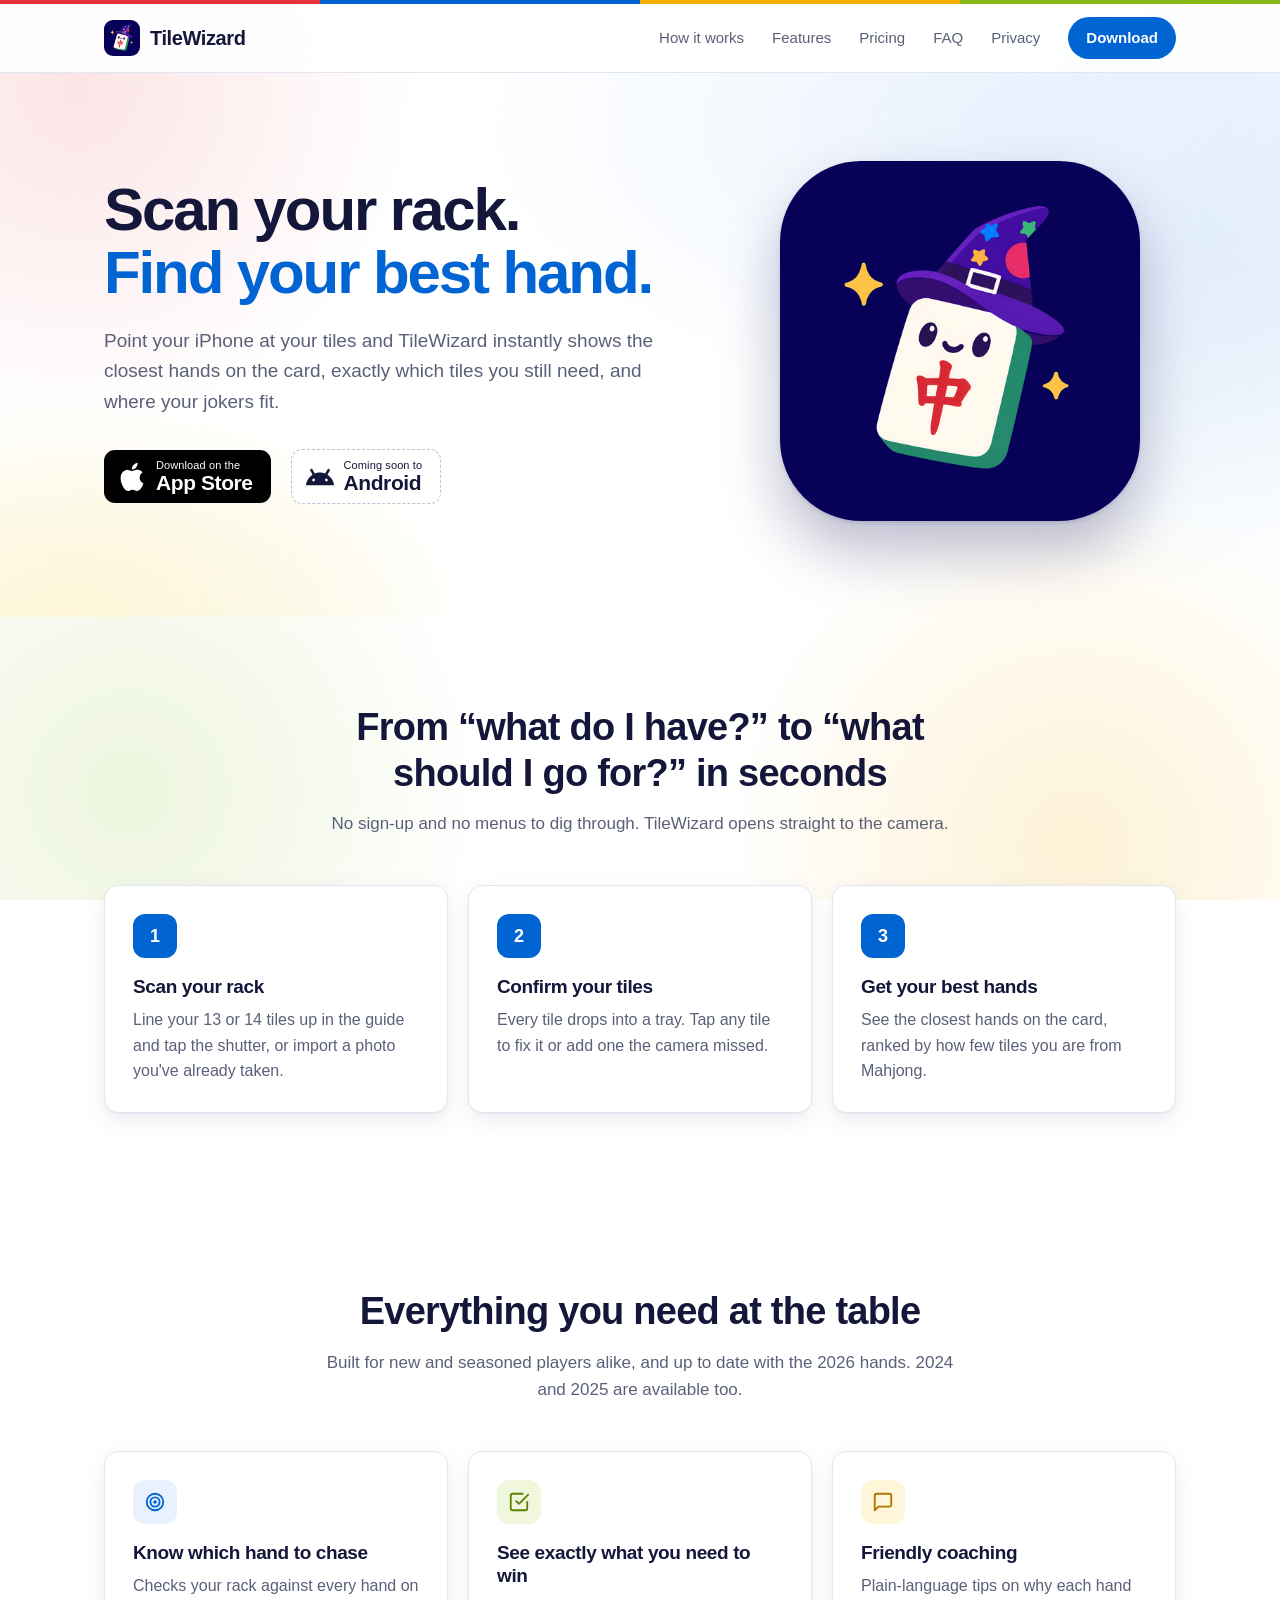
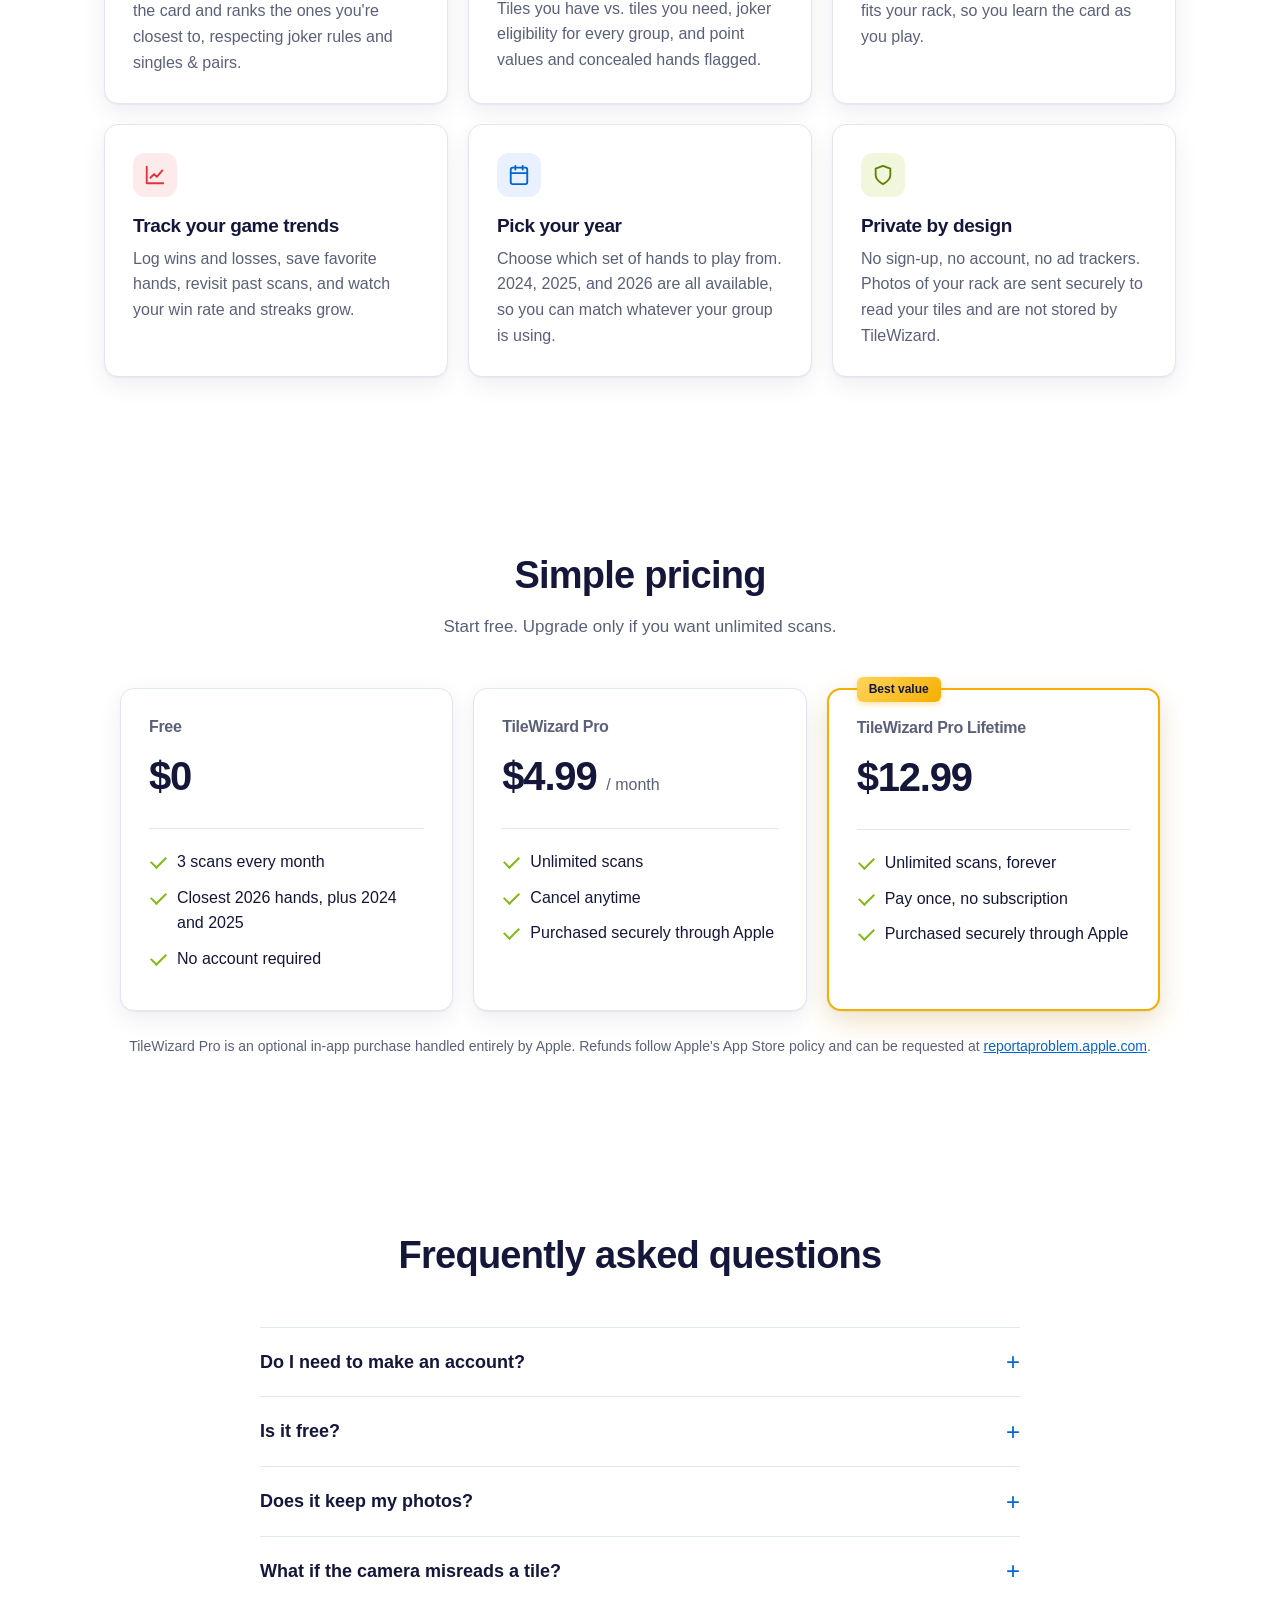
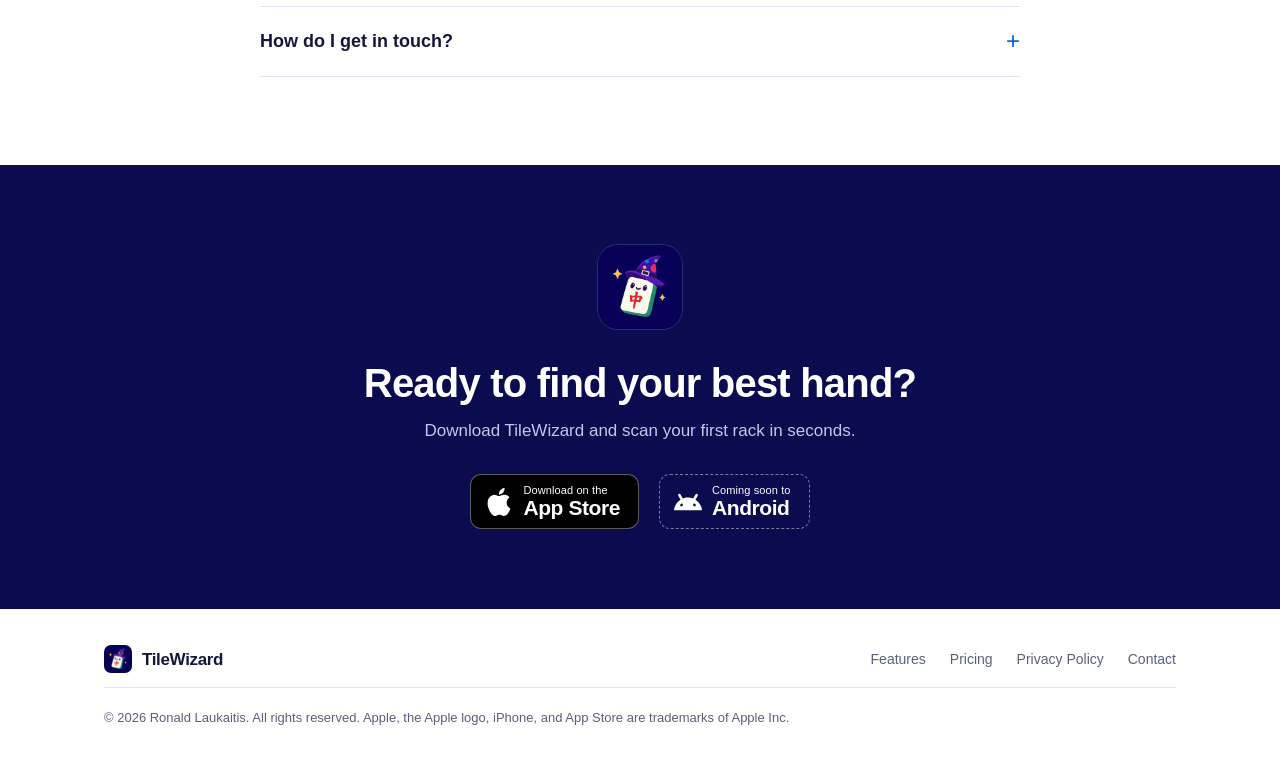
<file: index.html>
<!DOCTYPE html>
<html lang="en">
<head>
  <meta charset="UTF-8">
  <meta name="viewport" content="width=device-width, initial-scale=1.0">
  <title>TileWizard</title>
  <meta name="description" content="Scan your Mahjong rack with your iPhone camera and instantly see your closest winning hands, the tiles you still need, and smart coaching tips.">
  <meta property="og:title" content="TileWizard">
  <meta property="og:description" content="Scan your rack. Find your best hand. A Mahjong coach for iPhone.">
  <meta property="og:image" content="https://rjlaukaitis.github.io/assets/tile-wizard.png">
  <meta property="og:type" content="website">
  <meta name="theme-color" content="#0b0b4f">
  <link rel="icon" href="assets/favicon.png" type="image/png">
  <link rel="apple-touch-icon" href="assets/apple-touch-icon.png">
  <link rel="stylesheet" href="assets/style.css">
</head>
<body>

<header class="site-header">
  <div class="container">
    <a class="brand" href="./">
      <img src="assets/tile-wizard.png" alt="" width="36" height="36">
      TileWizard
    </a>
    <nav class="nav" aria-label="Main">
      <a class="hide-sm" href="#how-it-works">How it works</a>
      <a class="hide-sm" href="#features">Features</a>
      <a class="hide-sm" href="#pricing">Pricing</a>
      <a class="hide-sm" href="#faq">FAQ</a>
      <a class="hide-sm" href="privacy/">Privacy</a>
      <!-- TODO: replace href with the TileWizard App Store URL -->
      <a class="btn" href="https://apps.apple.com/" rel="noopener">Download</a>
    </nav>
  </div>
</header>

<main>

  <section class="hero">
    <div class="container">
      <div>
        <h1>Scan your rack.<br><em>Find your best hand.</em></h1>
        <p class="lede">Point your iPhone at your tiles and TileWizard instantly shows the closest hands on the card, exactly which tiles you still need, and where your jokers fit.</p>
        <div class="cta-row">
          <!-- TODO: replace href with the TileWizard App Store URL -->
          <a class="appstore-badge" href="https://apps.apple.com/" rel="noopener" aria-label="Download TileWizard on the App Store">
            <svg viewBox="0 0 16 16" fill="currentColor" aria-hidden="true"><path d="M11.182.008C11.148-.03 9.923.023 8.857 1.18c-1.066 1.156-.902 2.482-.878 2.516s1.52.087 2.475-1.258.762-2.391.728-2.43m3.314 11.733c-.048-.096-2.325-1.234-2.113-3.422s1.675-2.789 1.698-2.854-.597-.79-1.254-1.157a3.7 3.7 0 0 0-1.563-.434c-.108-.003-.483-.095-1.254.116-.508.139-1.653.589-1.968.607-.316.018-1.256-.522-2.267-.665-.647-.125-1.333.131-1.824.328-.49.196-1.422.754-2.074 2.237-.652 1.482-.311 3.83-.067 4.56s.625 1.924 1.273 2.796c.576.984 1.34 1.667 1.659 1.899s1.219.386 1.843.067c.502-.308 1.408-.485 1.766-.472.357.013 1.061.154 1.782.539.571.197 1.111.115 1.652-.105.541-.221 1.324-1.059 2.238-2.758q.52-1.185.473-1.282"/></svg>
            <span><span class="small">Download on the</span><span class="big">App Store</span></span>
          </a>
          <span class="appstore-badge soon">
            <svg viewBox="0 0 24 24" fill="currentColor" aria-hidden="true"><path d="M18.4395 5.5586c-.675 1.1664-1.352 2.3318-2.0274 3.498-.0366-.0155-.0742-.0286-.1113-.043-1.8249-.6957-3.484-.8-4.42-.787-1.8551.0185-3.3544.4643-4.2597.8203-.084-.1494-1.7526-3.021-2.0215-3.4864a1.1451 1.1451 0 0 0-.1406-.1914c-.3312-.364-.9054-.4859-1.379-.203-.475.282-.7136.9361-.3886 1.5019 1.9466 3.3696-.0966-.2158 1.9473 3.3593.0172.031-.4946.2642-1.3926 1.0177C2.8987 12.176.452 14.772 0 18.9902h24c-.119-1.1108-.3686-2.099-.7461-3.0683-.7438-1.9118-1.8435-3.2928-2.7402-4.1836a12.1048 12.1048 0 0 0-2.1309-1.6875c.6594-1.122 1.312-2.2559 1.9649-3.3848.2077-.3615.1886-.7956-.0079-1.1191a1.1001 1.1001 0 0 0-.8515-.5332c-.5225-.0536-.9392.3128-1.0488.5449zm-.0391 8.461c.3944.5926.324 1.3306-.1563 1.6503-.4799.3197-1.188.0985-1.582-.4941-.3944-.5927-.324-1.3307.1563-1.6504.4727-.315 1.1812-.1086 1.582.4941zM7.207 13.5273c.4803.3197.5506 1.0577.1563 1.6504-.394.5926-1.1038.8138-1.584.4941-.48-.3197-.5503-1.0577-.1563-1.6504.4008-.6021 1.1087-.8106 1.584-.4941z"/></svg>
            <span><span class="small">Coming soon to</span><span class="big">Android</span></span>
          </span>
        </div>
      </div>
      <div class="hero-art">
        <img src="assets/tile-wizard.png" alt="TileWizard app icon: a smiling mahjong tile wearing a starry purple wizard hat" width="512" height="512">
      </div>
    </div>
  </section>

  <section class="section" id="how-it-works">
    <div class="container">
      <div class="section-head">
        <h2>From &ldquo;what do I have?&rdquo; to &ldquo;what should I go for?&rdquo; in seconds</h2>
        <p>No sign-up and no menus to dig through. TileWizard opens straight to the camera.</p>
      </div>
      <div class="grid-3">
        <div class="card">
          <div class="step-num">1</div>
          <h3>Scan your rack</h3>
          <p>Line your 13 or 14 tiles up in the guide and tap the shutter, or import a photo you've already taken.</p>
        </div>
        <div class="card">
          <div class="step-num">2</div>
          <h3>Confirm your tiles</h3>
          <p>Every tile drops into a tray. Tap any tile to fix it or add one the camera missed.</p>
        </div>
        <div class="card">
          <div class="step-num">3</div>
          <h3>Get your best hands</h3>
          <p>See the closest hands on the card, ranked by how few tiles you are from Mahjong.</p>
        </div>
      </div>
    </div>
  </section>

  <section class="section soft" id="features">
    <div class="container">
      <div class="section-head">
        <h2>Everything you need at the table</h2>
        <p>Built for new and seasoned players alike, and up to date with the 2026 hands. 2024 and 2025 are available too.</p>
      </div>
      <div class="grid-3">
        <div class="card">
          <div class="icon blue"><svg viewBox="0 0 24 24" fill="none" stroke="currentColor" stroke-width="2" stroke-linecap="round" stroke-linejoin="round" aria-hidden="true"><circle cx="12" cy="12" r="9"/><circle cx="12" cy="12" r="5"/><circle cx="12" cy="12" r="1"/></svg></div>
          <h3>Know which hand to chase</h3>
          <p>Checks your rack against every hand on the card and ranks the ones you're closest to, respecting joker rules and singles &amp; pairs.</p>
        </div>
        <div class="card">
          <div class="icon green"><svg viewBox="0 0 24 24" fill="none" stroke="currentColor" stroke-width="2" stroke-linecap="round" stroke-linejoin="round" aria-hidden="true"><path d="M9 11l3 3L22 4"/><path d="M21 12v7a2 2 0 0 1-2 2H5a2 2 0 0 1-2-2V5a2 2 0 0 1 2-2h11"/></svg></div>
          <h3>See exactly what you need to win</h3>
          <p>Tiles you have vs. tiles you need, joker eligibility for every group, and point values and concealed hands flagged.</p>
        </div>
        <div class="card">
          <div class="icon yellow"><svg viewBox="0 0 24 24" fill="none" stroke="currentColor" stroke-width="2" stroke-linecap="round" stroke-linejoin="round" aria-hidden="true"><path d="M21 15a2 2 0 0 1-2 2H7l-4 4V5a2 2 0 0 1 2-2h14a2 2 0 0 1 2 2z"/></svg></div>
          <h3>Friendly coaching</h3>
          <p>Plain-language tips on why each hand fits your rack, so you learn the card as you play.</p>
        </div>
        <div class="card">
          <div class="icon red"><svg viewBox="0 0 24 24" fill="none" stroke="currentColor" stroke-width="2" stroke-linecap="round" stroke-linejoin="round" aria-hidden="true"><path d="M3 3v18h18"/><path d="M7 15l4-4 3 3 6-7"/></svg></div>
          <h3>Track your game trends</h3>
          <p>Log wins and losses, save favorite hands, revisit past scans, and watch your win rate and streaks grow.</p>
        </div>
        <div class="card">
          <div class="icon blue"><svg viewBox="0 0 24 24" fill="none" stroke="currentColor" stroke-width="2" stroke-linecap="round" stroke-linejoin="round" aria-hidden="true"><rect x="3" y="4" width="18" height="18" rx="2"/><path d="M16 2v4"/><path d="M8 2v4"/><path d="M3 10h18"/></svg></div>
          <h3>Pick your year</h3>
          <p>Choose which set of hands to play from. 2024, 2025, and 2026 are all available, so you can match whatever your group is using.</p>
        </div>
        <div class="card">
          <div class="icon green"><svg viewBox="0 0 24 24" fill="none" stroke="currentColor" stroke-width="2" stroke-linecap="round" stroke-linejoin="round" aria-hidden="true"><path d="M12 22s8-4 8-10V5l-8-3-8 3v7c0 6 8 10 8 10z"/></svg></div>
          <h3>Private by design</h3>
          <p>No sign-up, no account, no ad trackers. Photos of your rack are sent securely to read your tiles and are not stored by TileWizard.</p>
        </div>
      </div>
    </div>
  </section>

  <section class="section" id="pricing">
    <div class="container">
      <div class="section-head">
        <h2>Simple pricing</h2>
        <p>Start free. Upgrade only if you want unlimited scans.</p>
      </div>
      <div class="grid-3 pricing">
        <div class="card plan">
          <h3>Free</h3>
          <div class="price">$0</div>
          <ul>
            <li>3 scans every month</li>
            <li>Closest 2026 hands, plus 2024 and 2025</li>
            <li>No account required</li>
          </ul>
        </div>
        <div class="card plan">
          <h3>TileWizard Pro</h3>
          <div class="price">$4.99 <small>/ month</small></div>
          <ul>
            <li>Unlimited scans</li>
            <li>Cancel anytime</li>
            <li>Purchased securely through Apple</li>
          </ul>
        </div>
        <div class="card plan featured">
          <span class="plan-tag">Best value</span>
          <h3>TileWizard Pro Lifetime</h3>
          <div class="price">$12.99 </div>
          <ul>
            <li>Unlimited scans, forever</li>
            <li>Pay once, no subscription</li>
            <li>Purchased securely through Apple</li>
          </ul>
        </div>
      </div>
      <p class="pricing-note">TileWizard Pro is an optional in-app purchase handled entirely by Apple. Refunds follow Apple's App Store policy and can be requested at <a href="https://reportaproblem.apple.com/" rel="noopener">reportaproblem.apple.com</a>.</p>
    </div>
  </section>

  <section class="section soft" id="faq">
    <div class="container">
      <div class="section-head">
        <h2>Frequently asked questions</h2>
      </div>
      <div class="faq">
        <details>
          <summary>Do I need to make an account?</summary>
          <p>No. Just open the app and start scanning.</p>
        </details>
        <details>
          <summary>Is it free?</summary>
          <p>Yes. You get 3 free scans every month. For unlimited scans, go Pro monthly or unlock it forever with a one-time purchase.</p>
        </details>
        <details>
          <summary>Does it keep my photos?</summary>
          <p>No. Images are processed to identify your tiles and aren't retained by TileWizard. See the <a href="privacy/">privacy policy</a> for full details.</p>
        </details>
        <details>
          <summary>What if the camera misreads a tile?</summary>
          <p>After every scan your tiles drop into a tray. Tap any tile to fix it, or add one the camera missed, before you see your hands.</p>
        </details>
        <details>
          <summary>How do I get in touch?</summary>
          <p>Email <a href="mailto:TileWizard@proton.me">TileWizard@proton.me</a>.</p>
        </details>
      </div>
    </div>
  </section>

  <section class="cta-band">
    <div class="container">
      <img src="assets/tile-wizard.png" alt="" width="84" height="84">
      <h2>Ready to find your best hand?</h2>
      <p>Download TileWizard and scan your first rack in seconds.</p>
      <div class="cta-row">
        <!-- TODO: replace href with the TileWizard App Store URL -->
        <a class="appstore-badge" href="https://apps.apple.com/" rel="noopener" aria-label="Download TileWizard on the App Store">
          <svg viewBox="0 0 16 16" fill="currentColor" aria-hidden="true"><path d="M11.182.008C11.148-.03 9.923.023 8.857 1.18c-1.066 1.156-.902 2.482-.878 2.516s1.52.087 2.475-1.258.762-2.391.728-2.43m3.314 11.733c-.048-.096-2.325-1.234-2.113-3.422s1.675-2.789 1.698-2.854-.597-.79-1.254-1.157a3.7 3.7 0 0 0-1.563-.434c-.108-.003-.483-.095-1.254.116-.508.139-1.653.589-1.968.607-.316.018-1.256-.522-2.267-.665-.647-.125-1.333.131-1.824.328-.49.196-1.422.754-2.074 2.237-.652 1.482-.311 3.83-.067 4.56s.625 1.924 1.273 2.796c.576.984 1.34 1.667 1.659 1.899s1.219.386 1.843.067c.502-.308 1.408-.485 1.766-.472.357.013 1.061.154 1.782.539.571.197 1.111.115 1.652-.105.541-.221 1.324-1.059 2.238-2.758q.52-1.185.473-1.282"/></svg>
          <span><span class="small">Download on the</span><span class="big">App Store</span></span>
        </a>
        <span class="appstore-badge soon">
          <svg viewBox="0 0 24 24" fill="currentColor" aria-hidden="true"><path d="M18.4395 5.5586c-.675 1.1664-1.352 2.3318-2.0274 3.498-.0366-.0155-.0742-.0286-.1113-.043-1.8249-.6957-3.484-.8-4.42-.787-1.8551.0185-3.3544.4643-4.2597.8203-.084-.1494-1.7526-3.021-2.0215-3.4864a1.1451 1.1451 0 0 0-.1406-.1914c-.3312-.364-.9054-.4859-1.379-.203-.475.282-.7136.9361-.3886 1.5019 1.9466 3.3696-.0966-.2158 1.9473 3.3593.0172.031-.4946.2642-1.3926 1.0177C2.8987 12.176.452 14.772 0 18.9902h24c-.119-1.1108-.3686-2.099-.7461-3.0683-.7438-1.9118-1.8435-3.2928-2.7402-4.1836a12.1048 12.1048 0 0 0-2.1309-1.6875c.6594-1.122 1.312-2.2559 1.9649-3.3848.2077-.3615.1886-.7956-.0079-1.1191a1.1001 1.1001 0 0 0-.8515-.5332c-.5225-.0536-.9392.3128-1.0488.5449zm-.0391 8.461c.3944.5926.324 1.3306-.1563 1.6503-.4799.3197-1.188.0985-1.582-.4941-.3944-.5927-.324-1.3307.1563-1.6504.4727-.315 1.1812-.1086 1.582.4941zM7.207 13.5273c.4803.3197.5506 1.0577.1563 1.6504-.394.5926-1.1038.8138-1.584.4941-.48-.3197-.5503-1.0577-.1563-1.6504.4008-.6021 1.1087-.8106 1.584-.4941z"/></svg>
          <span><span class="small">Coming soon to</span><span class="big">Android</span></span>
        </span>
      </div>
    </div>
  </section>

</main>

<footer class="site-footer">
  <div class="container">
    <a class="brand" href="./">
      <img src="assets/tile-wizard.png" alt="" width="28" height="28">
      TileWizard
    </a>
    <div class="footer-links">
      <a href="#features">Features</a>
      <a href="#pricing">Pricing</a>
      <a href="privacy/">Privacy Policy</a>
      <a href="mailto:TileWizard@proton.me">Contact</a>
    </div>
    <p class="fine">&copy; 2026 Ronald Laukaitis. All rights reserved. Apple, the Apple logo, iPhone, and App Store are trademarks of Apple Inc.</p>
  </div>
</footer>

</body>
</html>
</file>
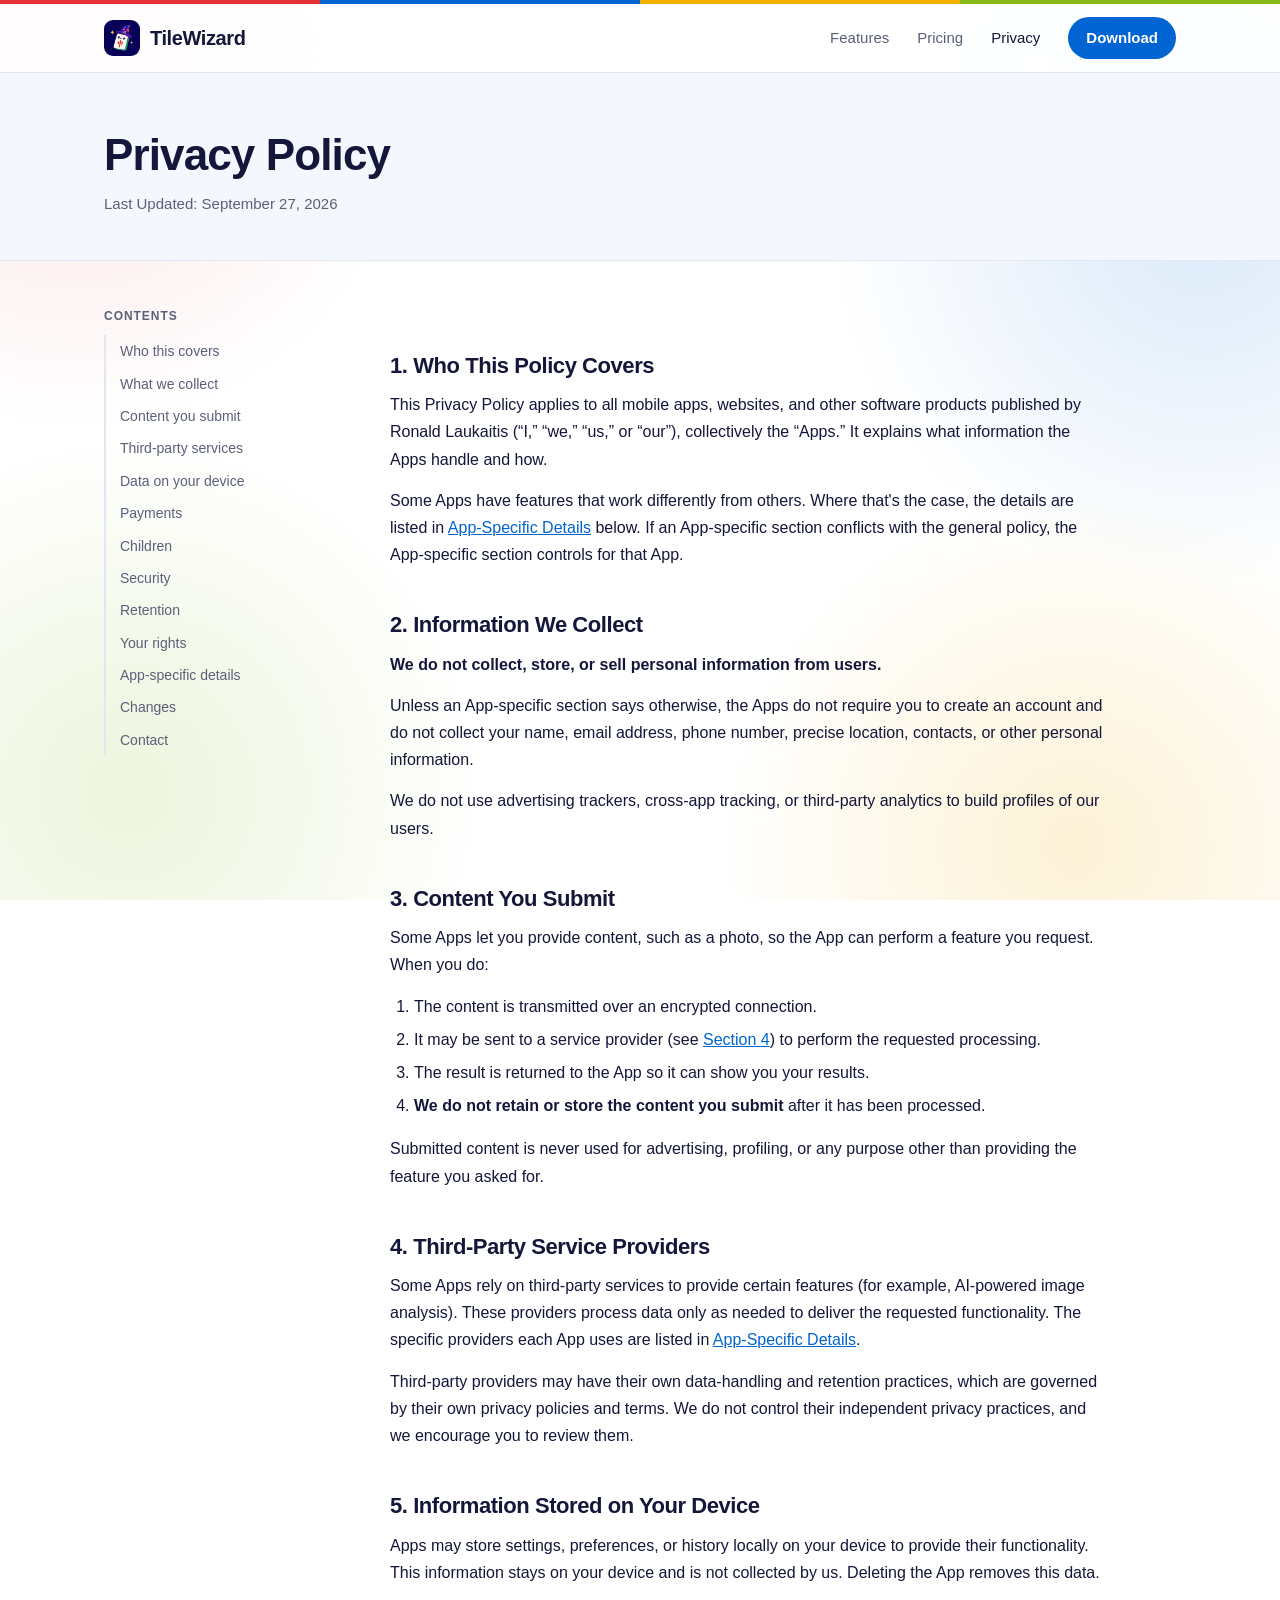
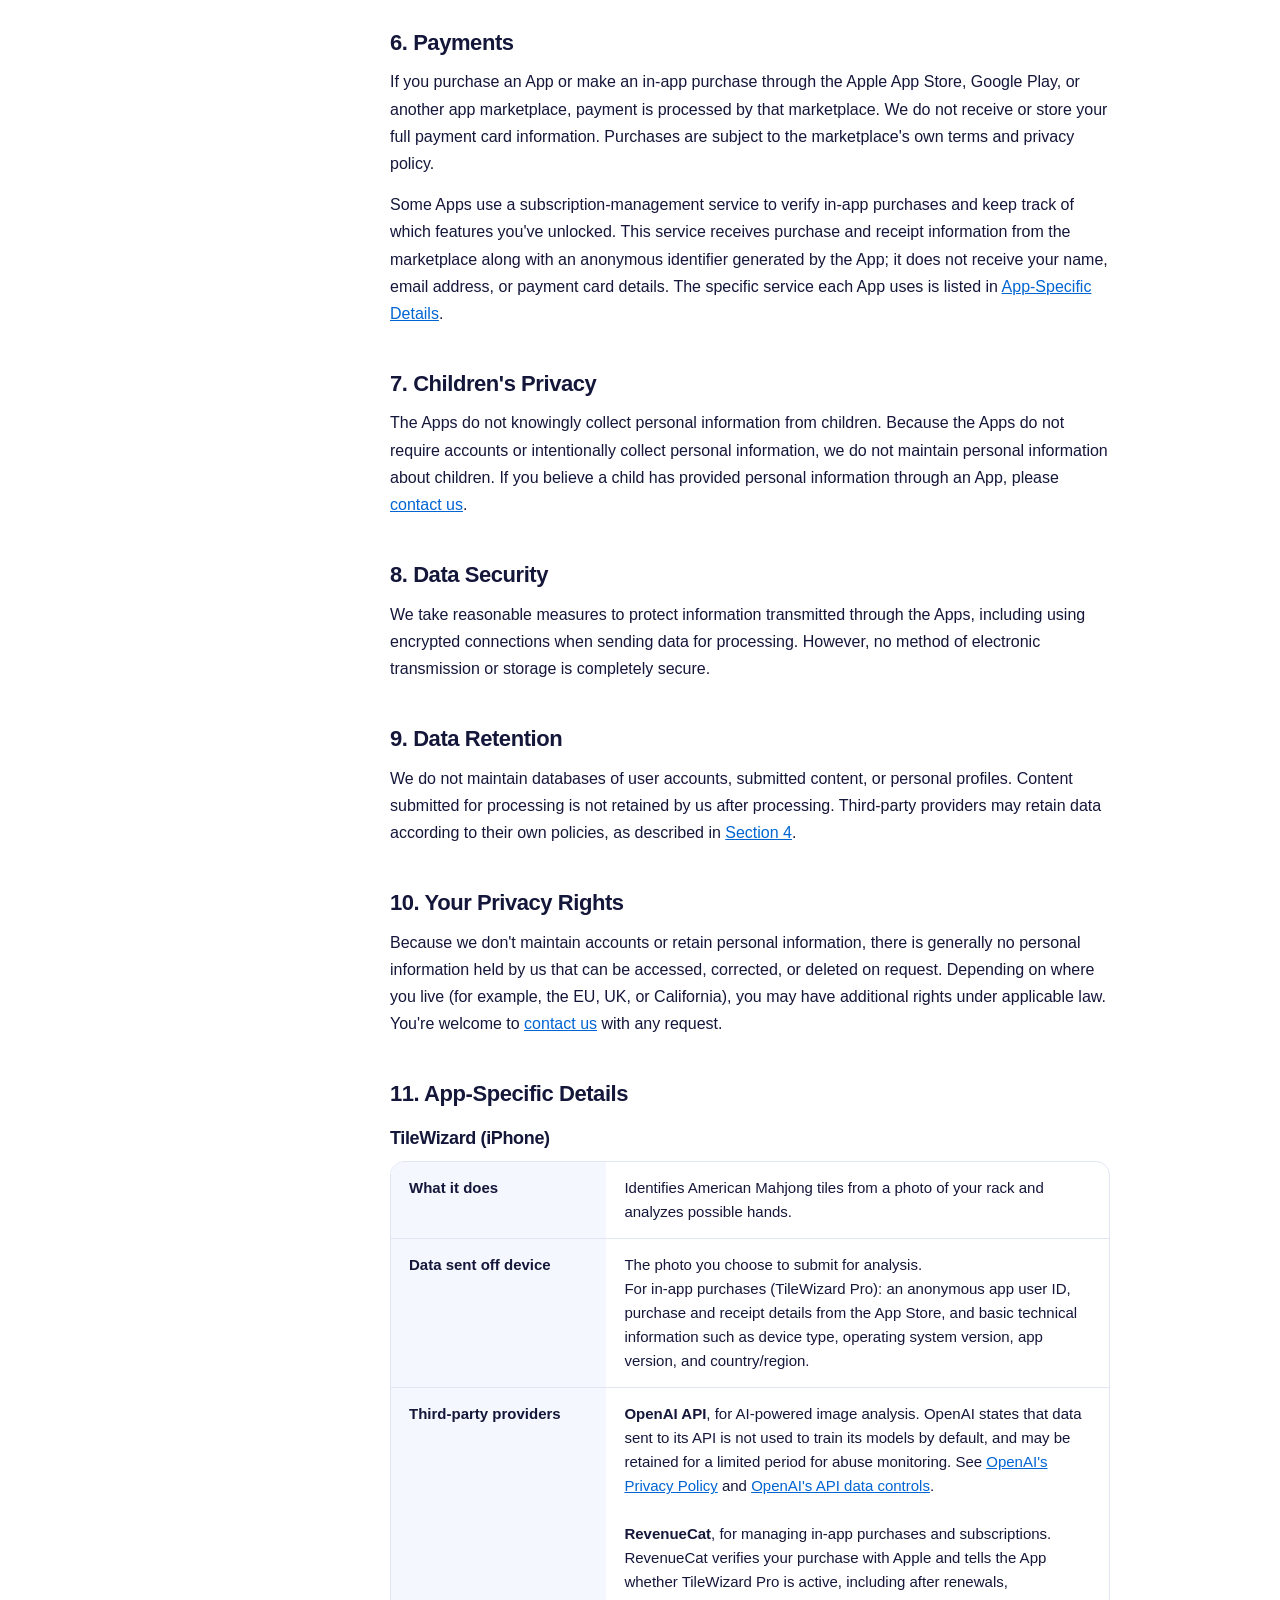
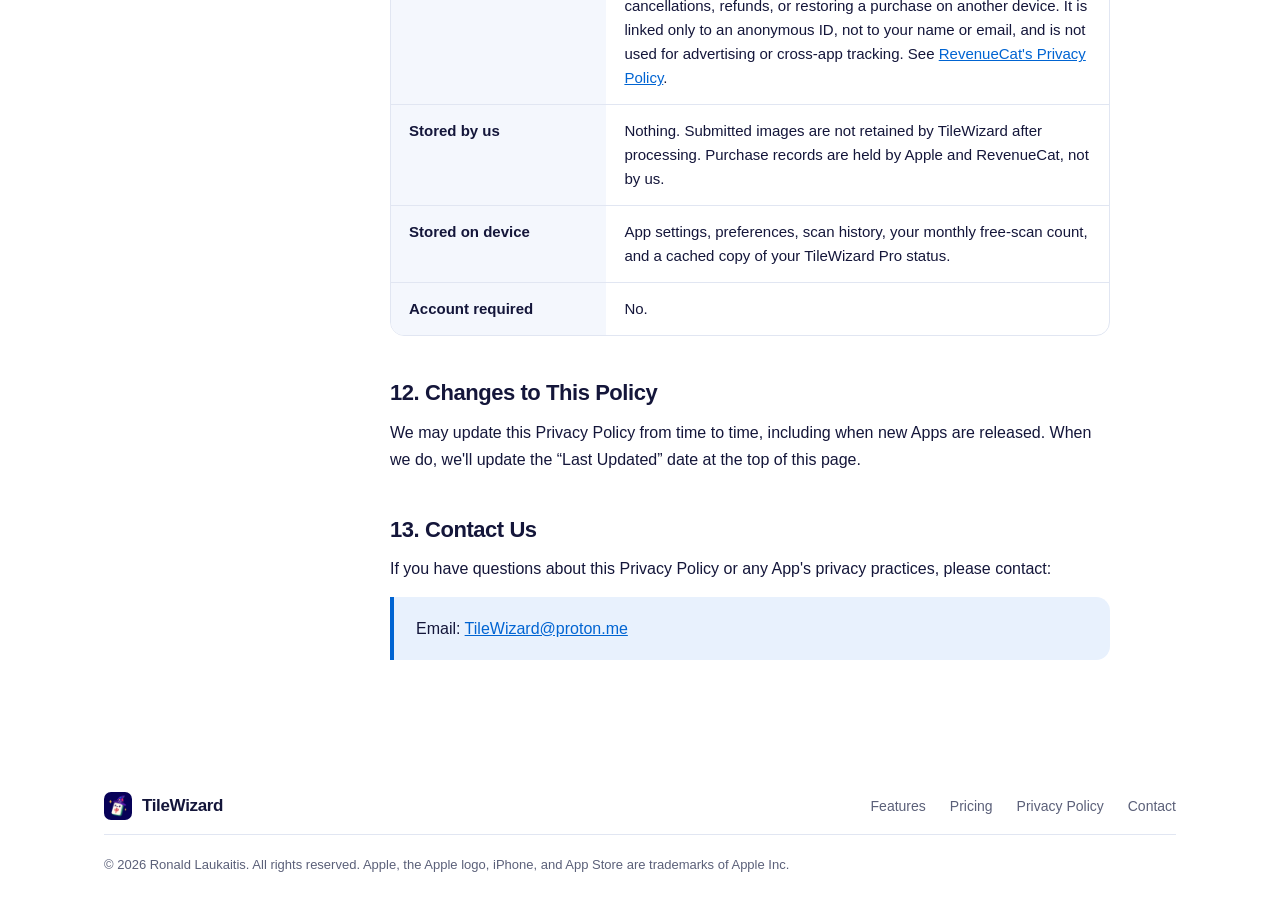
<file: privacy/index.html>
<!DOCTYPE html>
<html lang="en">
<head>
  <meta charset="UTF-8">
  <meta name="viewport" content="width=device-width, initial-scale=1.0">
  <title>Privacy Policy - TileWizard</title>
  <meta name="description" content="Privacy Policy covering all apps and products published by Ronald Laukaitis, including TileWizard.">
  <meta name="theme-color" content="#0b0b4f">
  <link rel="icon" href="../assets/favicon.png" type="image/png">
  <link rel="apple-touch-icon" href="../assets/apple-touch-icon.png">
  <link rel="stylesheet" href="../assets/style.css">
</head>
<body>

<header class="site-header">
  <div class="container">
    <a class="brand" href="../">
      <img src="../assets/tile-wizard.png" alt="" width="36" height="36">
      TileWizard
    </a>
    <nav class="nav" aria-label="Main">
      <a class="hide-sm" href="../#features">Features</a>
      <a class="hide-sm" href="../#pricing">Pricing</a>
      <a class="hide-sm" href="./" aria-current="page">Privacy</a>
      <!-- TODO: replace href with the TileWizard App Store URL -->
      <a class="btn" href="https://apps.apple.com/" rel="noopener">Download</a>
    </nav>
  </div>
</header>

<div class="page-head">
  <div class="container">
    <h1>Privacy Policy</h1>
    <p class="updated">Last Updated: September 27, 2026</p>
  </div>
</div>

<div class="container policy-layout">
  <nav class="toc" aria-label="Policy contents">
    <h2>Contents</h2>
    <ol>
      <li><a href="#scope">Who this covers</a></li>
      <li><a href="#collect">What we collect</a></li>
      <li><a href="#content">Content you submit</a></li>
      <li><a href="#third-parties">Third-party services</a></li>
      <li><a href="#device">Data on your device</a></li>
      <li><a href="#payments">Payments</a></li>
      <li><a href="#children">Children</a></li>
      <li><a href="#security">Security</a></li>
      <li><a href="#retention">Retention</a></li>
      <li><a href="#rights">Your rights</a></li>
      <li><a href="#apps">App-specific details</a></li>
      <li><a href="#changes">Changes</a></li>
      <li><a href="#contact">Contact</a></li>
    </ol>
  </nav>

  <main class="policy">

    <h2 id="scope">1. Who This Policy Covers</h2>
    <p>This Privacy Policy applies to all mobile apps, websites, and other software products published by Ronald Laukaitis (&ldquo;I,&rdquo; &ldquo;we,&rdquo; &ldquo;us,&rdquo; or &ldquo;our&rdquo;), collectively the &ldquo;Apps.&rdquo; It explains what information the Apps handle and how.</p>
    <p>Some Apps have features that work differently from others. Where that's the case, the details are listed in <a href="#apps">App-Specific Details</a> below. If an App-specific section conflicts with the general policy, the App-specific section controls for that App.</p>

    <h2 id="collect">2. Information We Collect</h2>
    <p><b>We do not collect, store, or sell personal information from users.</b></p>
    <p>Unless an App-specific section says otherwise, the Apps do not require you to create an account and do not collect your name, email address, phone number, precise location, contacts, or other personal information.</p>
    <p>We do not use advertising trackers, cross-app tracking, or third-party analytics to build profiles of our users.</p>

    <h2 id="content">3. Content You Submit</h2>
    <p>Some Apps let you provide content, such as a photo, so the App can perform a feature you request. When you do:</p>
    <ol>
      <li>The content is transmitted over an encrypted connection.</li>
      <li>It may be sent to a service provider (see <a href="#third-parties">Section 4</a>) to perform the requested processing.</li>
      <li>The result is returned to the App so it can show you your results.</li>
      <li><b>We do not retain or store the content you submit</b> after it has been processed.</li>
    </ol>
    <p>Submitted content is never used for advertising, profiling, or any purpose other than providing the feature you asked for.</p>

    <h2 id="third-parties">4. Third-Party Service Providers</h2>
    <p>Some Apps rely on third-party services to provide certain features (for example, AI-powered image analysis). These providers process data only as needed to deliver the requested functionality. The specific providers each App uses are listed in <a href="#apps">App-Specific Details</a>.</p>
    <p>Third-party providers may have their own data-handling and retention practices, which are governed by their own privacy policies and terms. We do not control their independent privacy practices, and we encourage you to review them.</p>

    <h2 id="device">5. Information Stored on Your Device</h2>
    <p>Apps may store settings, preferences, or history locally on your device to provide their functionality. This information stays on your device and is not collected by us. Deleting the App removes this data.</p>

    <h2 id="payments">6. Payments</h2>
    <p>If you purchase an App or make an in-app purchase through the Apple App Store, Google Play, or another app marketplace, payment is processed by that marketplace. We do not receive or store your full payment card information. Purchases are subject to the marketplace's own terms and privacy policy.</p>
    <p>Some Apps use a subscription-management service to verify in-app purchases and keep track of which features you've unlocked. This service receives purchase and receipt information from the marketplace along with an anonymous identifier generated by the App; it does not receive your name, email address, or payment card details. The specific service each App uses is listed in <a href="#apps">App-Specific Details</a>.</p>

    <h2 id="children">7. Children's Privacy</h2>
    <p>The Apps do not knowingly collect personal information from children. Because the Apps do not require accounts or intentionally collect personal information, we do not maintain personal information about children. If you believe a child has provided personal information through an App, please <a href="#contact">contact us</a>.</p>

    <h2 id="security">8. Data Security</h2>
    <p>We take reasonable measures to protect information transmitted through the Apps, including using encrypted connections when sending data for processing. However, no method of electronic transmission or storage is completely secure.</p>

    <h2 id="retention">9. Data Retention</h2>
    <p>We do not maintain databases of user accounts, submitted content, or personal profiles. Content submitted for processing is not retained by us after processing. Third-party providers may retain data according to their own policies, as described in <a href="#third-parties">Section 4</a>.</p>

    <h2 id="rights">10. Your Privacy Rights</h2>
    <p>Because we don't maintain accounts or retain personal information, there is generally no personal information held by us that can be accessed, corrected, or deleted on request. Depending on where you live (for example, the EU, UK, or California), you may have additional rights under applicable law. You're welcome to <a href="#contact">contact us</a> with any request.</p>

    <h2 id="apps">11. App-Specific Details</h2>

    <h3 id="app-tile-wizard">TileWizard (iPhone)</h3>
    <div class="table-wrap">
      <table class="kv">
        <tr>
          <th scope="row">What it does</th>
          <td>Identifies American Mahjong tiles from a photo of your rack and analyzes possible hands.</td>
        </tr>
        <tr>
          <th scope="row">Data sent off device</th>
          <td>
            The photo you choose to submit for analysis.<br>
            For in-app purchases (TileWizard Pro): an anonymous app user ID, purchase and receipt details from the App Store, and basic technical information such as device type, operating system version, app version, and country/region.
          </td>
        </tr>
        <tr>
          <th scope="row">Third-party providers</th>
          <td>
            <b>OpenAI API</b>, for AI-powered image analysis. OpenAI states that data sent to its API is not used to train its models by default, and may be retained for a limited period for abuse monitoring. See
            <a href="https://openai.com/policies/privacy-policy/" rel="noopener noreferrer">OpenAI's Privacy Policy</a> and
            <a href="https://developers.openai.com/api/docs/guides/your-data" rel="noopener noreferrer">OpenAI's API data controls</a>.
            <br><br>
            <b>RevenueCat</b>, for managing in-app purchases and subscriptions. RevenueCat verifies your purchase with Apple and tells the App whether TileWizard Pro is active, including after renewals, cancellations, refunds, or restoring a purchase on another device. It is linked only to an anonymous ID, not to your name or email, and is not used for advertising or cross-app tracking. See
            <a href="https://www.revenuecat.com/privacy/" rel="noopener noreferrer">RevenueCat's Privacy Policy</a>.
          </td>
        </tr>
        <tr>
          <th scope="row">Stored by us</th>
          <td>Nothing. Submitted images are not retained by TileWizard after processing. Purchase records are held by Apple and RevenueCat, not by us.</td>
        </tr>
        <tr>
          <th scope="row">Stored on device</th>
          <td>App settings, preferences, scan history, your monthly free-scan count, and a cached copy of your TileWizard Pro status.</td>
        </tr>
        <tr>
          <th scope="row">Account required</th>
          <td>No.</td>
        </tr>
      </table>
    </div>

    <h2 id="changes">12. Changes to This Policy</h2>
    <p>We may update this Privacy Policy from time to time, including when new Apps are released. When we do, we'll update the &ldquo;Last Updated&rdquo; date at the top of this page.</p>

    <h2 id="contact">13. Contact Us</h2>
    <p>If you have questions about this Privacy Policy or any App's privacy practices, please contact:</p>
    <div class="callout">
      Email: <a href="mailto:TileWizard@proton.me">TileWizard@proton.me</a>
    </div>
  </main>
</div>

<footer class="site-footer">
  <div class="container">
    <a class="brand" href="../">
      <img src="../assets/tile-wizard.png" alt="" width="28" height="28">
      TileWizard
    </a>
    <div class="footer-links">
      <a href="../#features">Features</a>
      <a href="../#pricing">Pricing</a>
      <a href="./">Privacy Policy</a>
      <a href="mailto:TileWizard@proton.me">Contact</a>
    </div>
    <p class="fine">&copy; 2026 Ronald Laukaitis. All rights reserved. Apple, the Apple logo, iPhone, and App Store are trademarks of Apple Inc.</p>
  </div>
</footer>

</body>
</html>
</file>
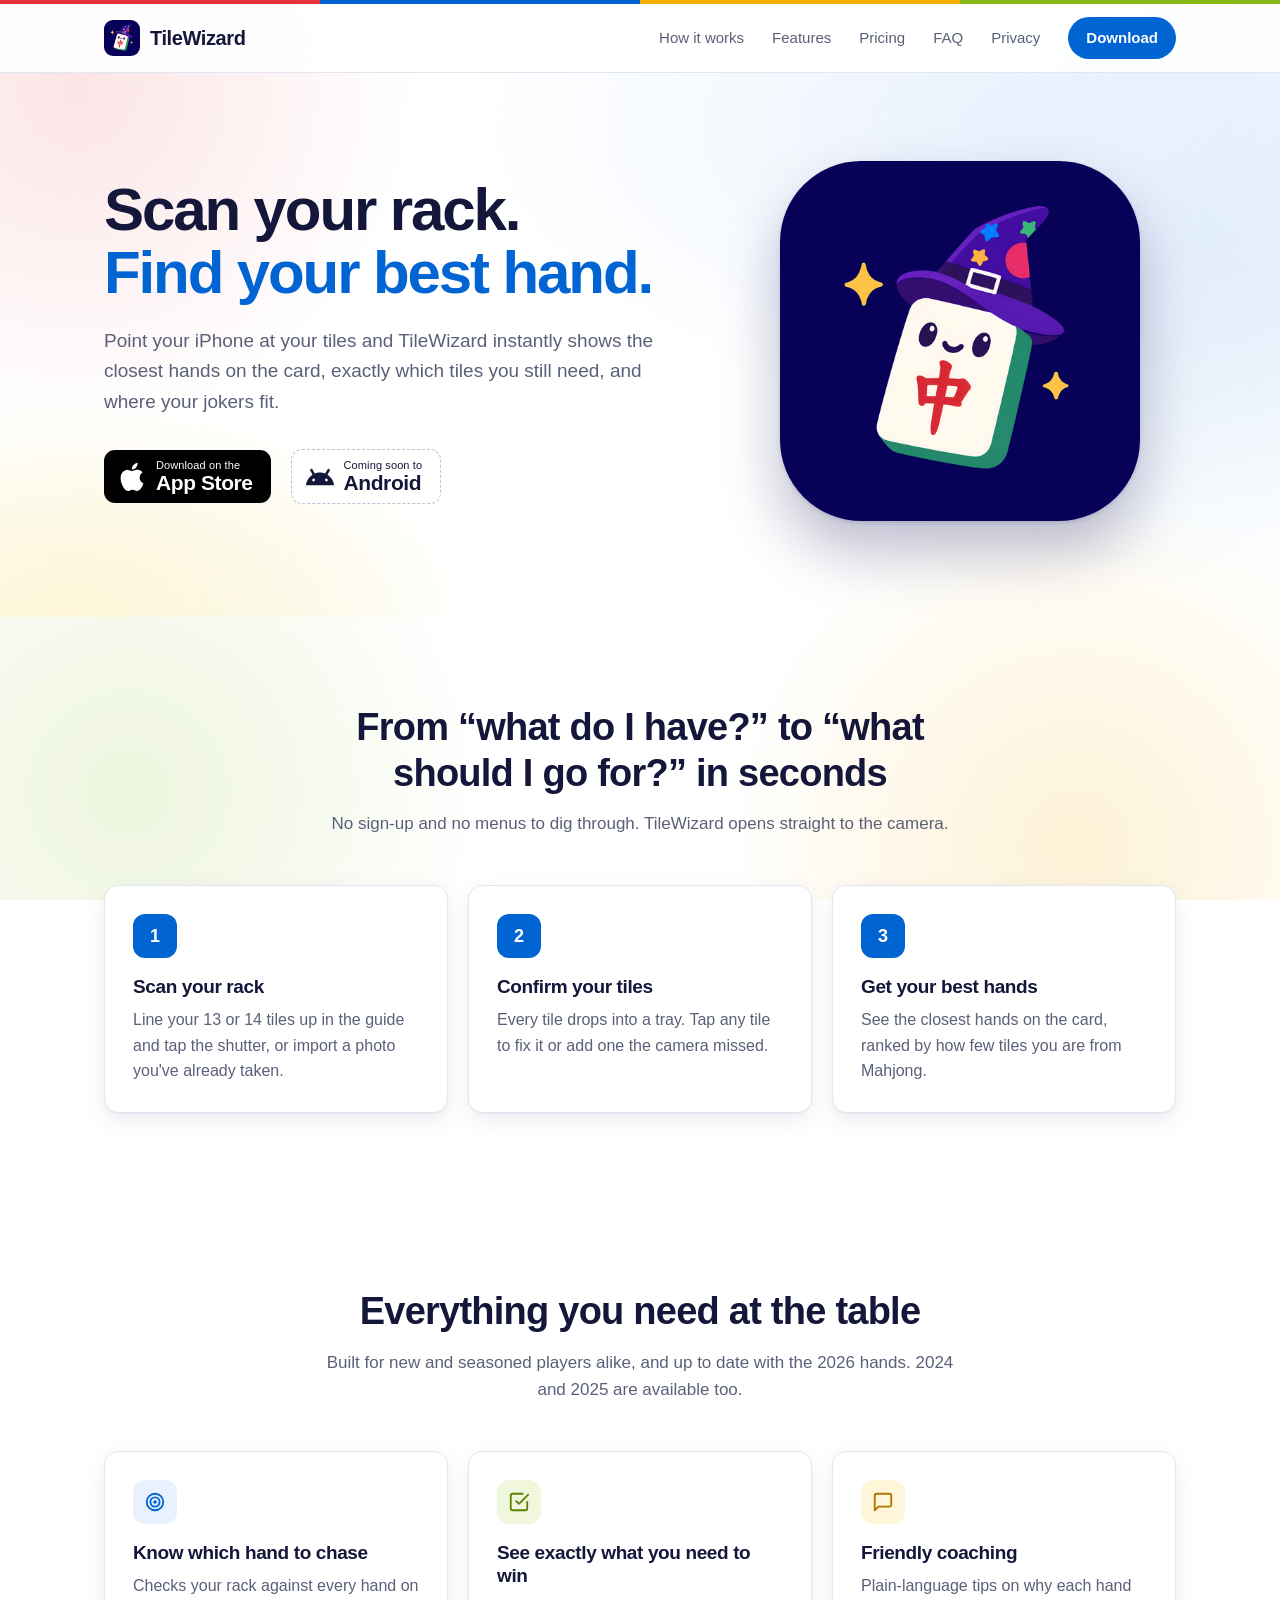
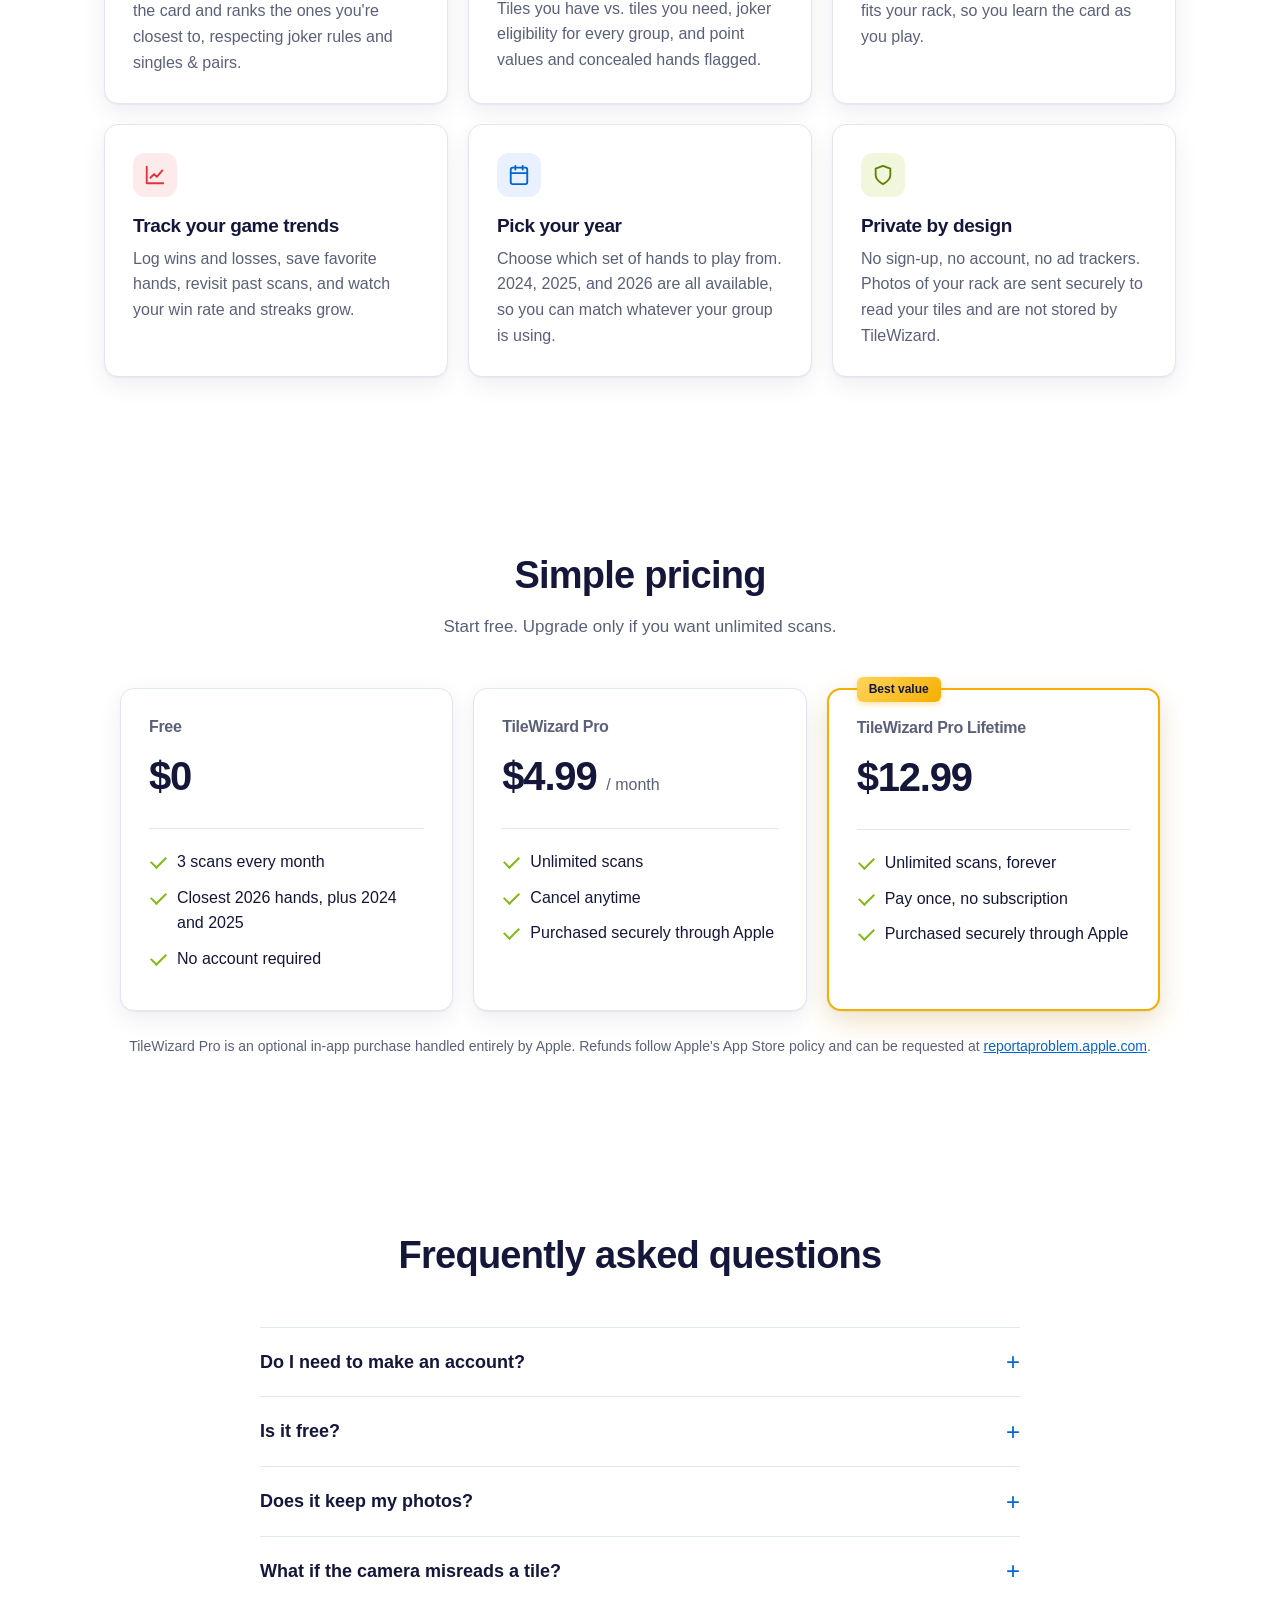
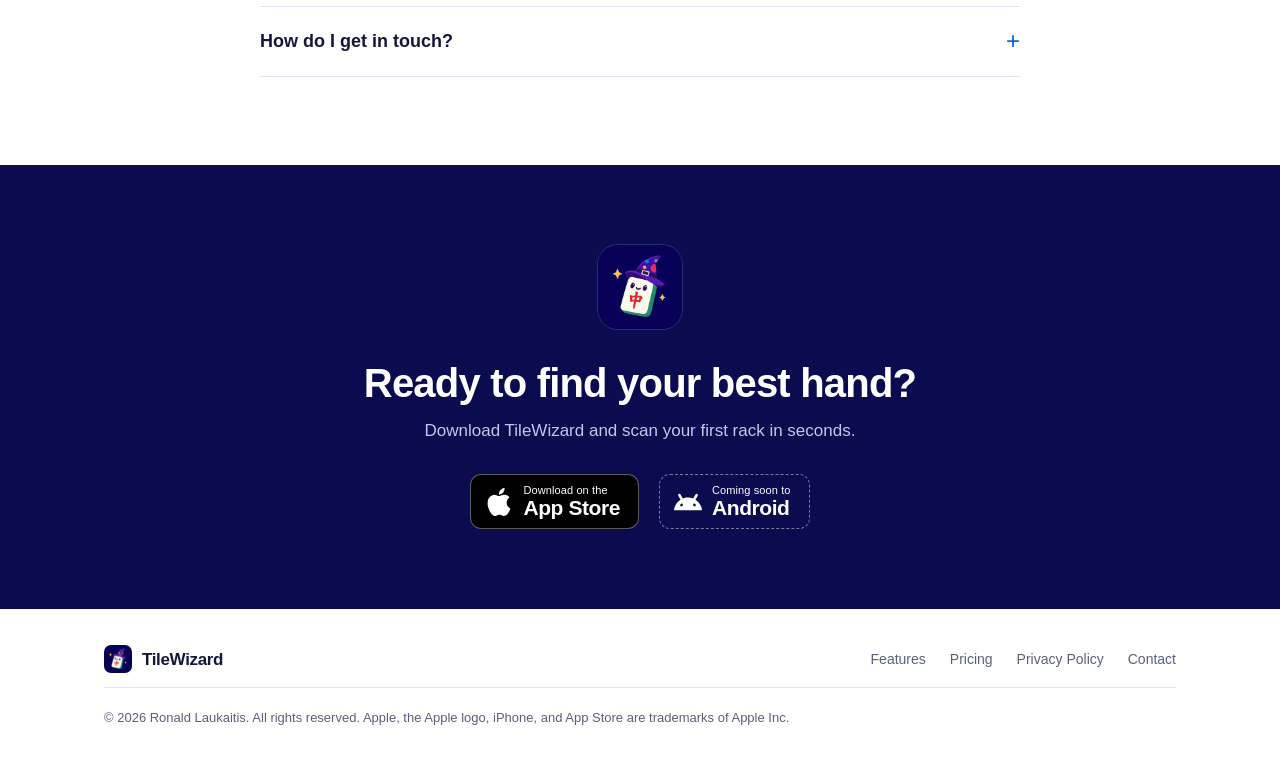
<file: tile-wizard/index.html>
<!DOCTYPE html>
<html lang="en">
<head>
  <meta charset="UTF-8">
  <title>TileWizard - Your American Mahjong Coach for iPhone</title>
  <!-- The TileWizard page now lives at the site root; keep this URL working for old links. -->
  <link rel="canonical" href="https://rjlaukaitis.github.io/">
  <meta http-equiv="refresh" content="0; url=../">
  <meta name="robots" content="noindex">
</head>
<body>
  <p><a href="../">Continue to TileWizard</a></p>
</body>
</html>
</file>
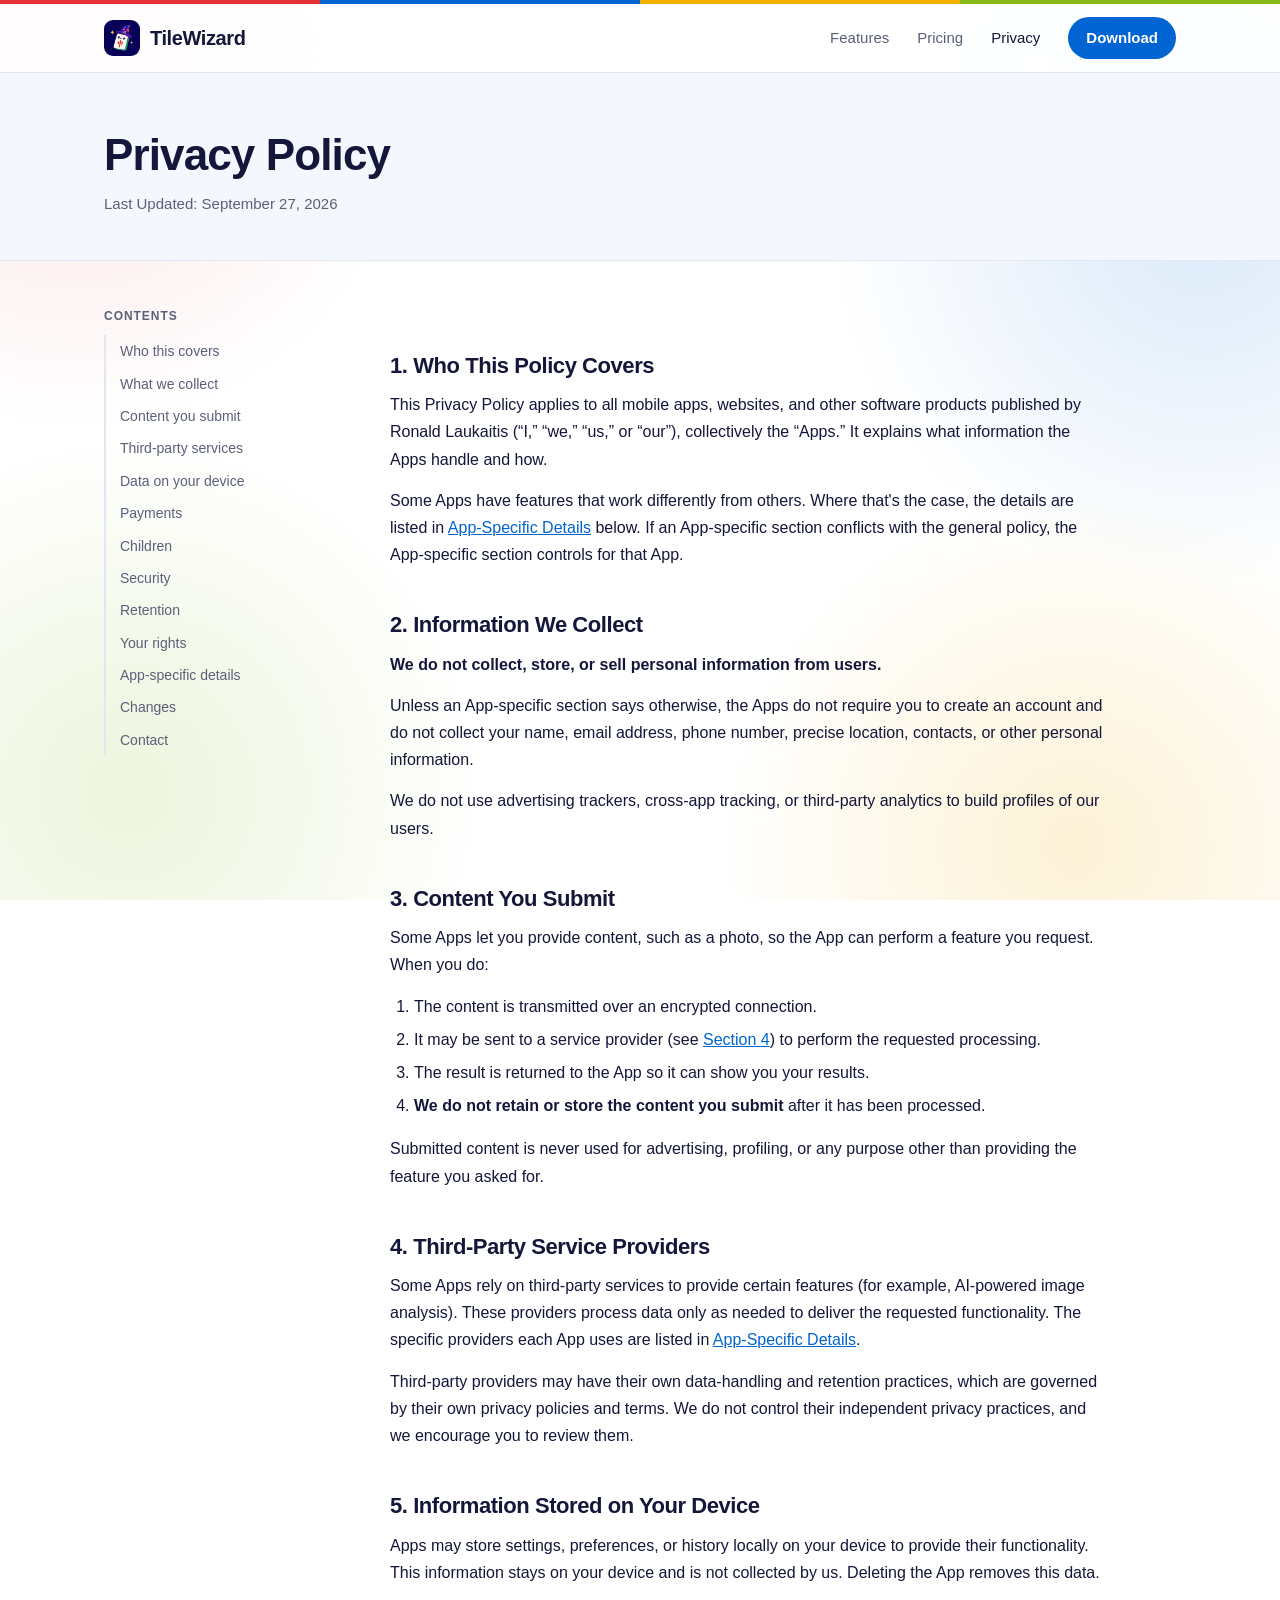
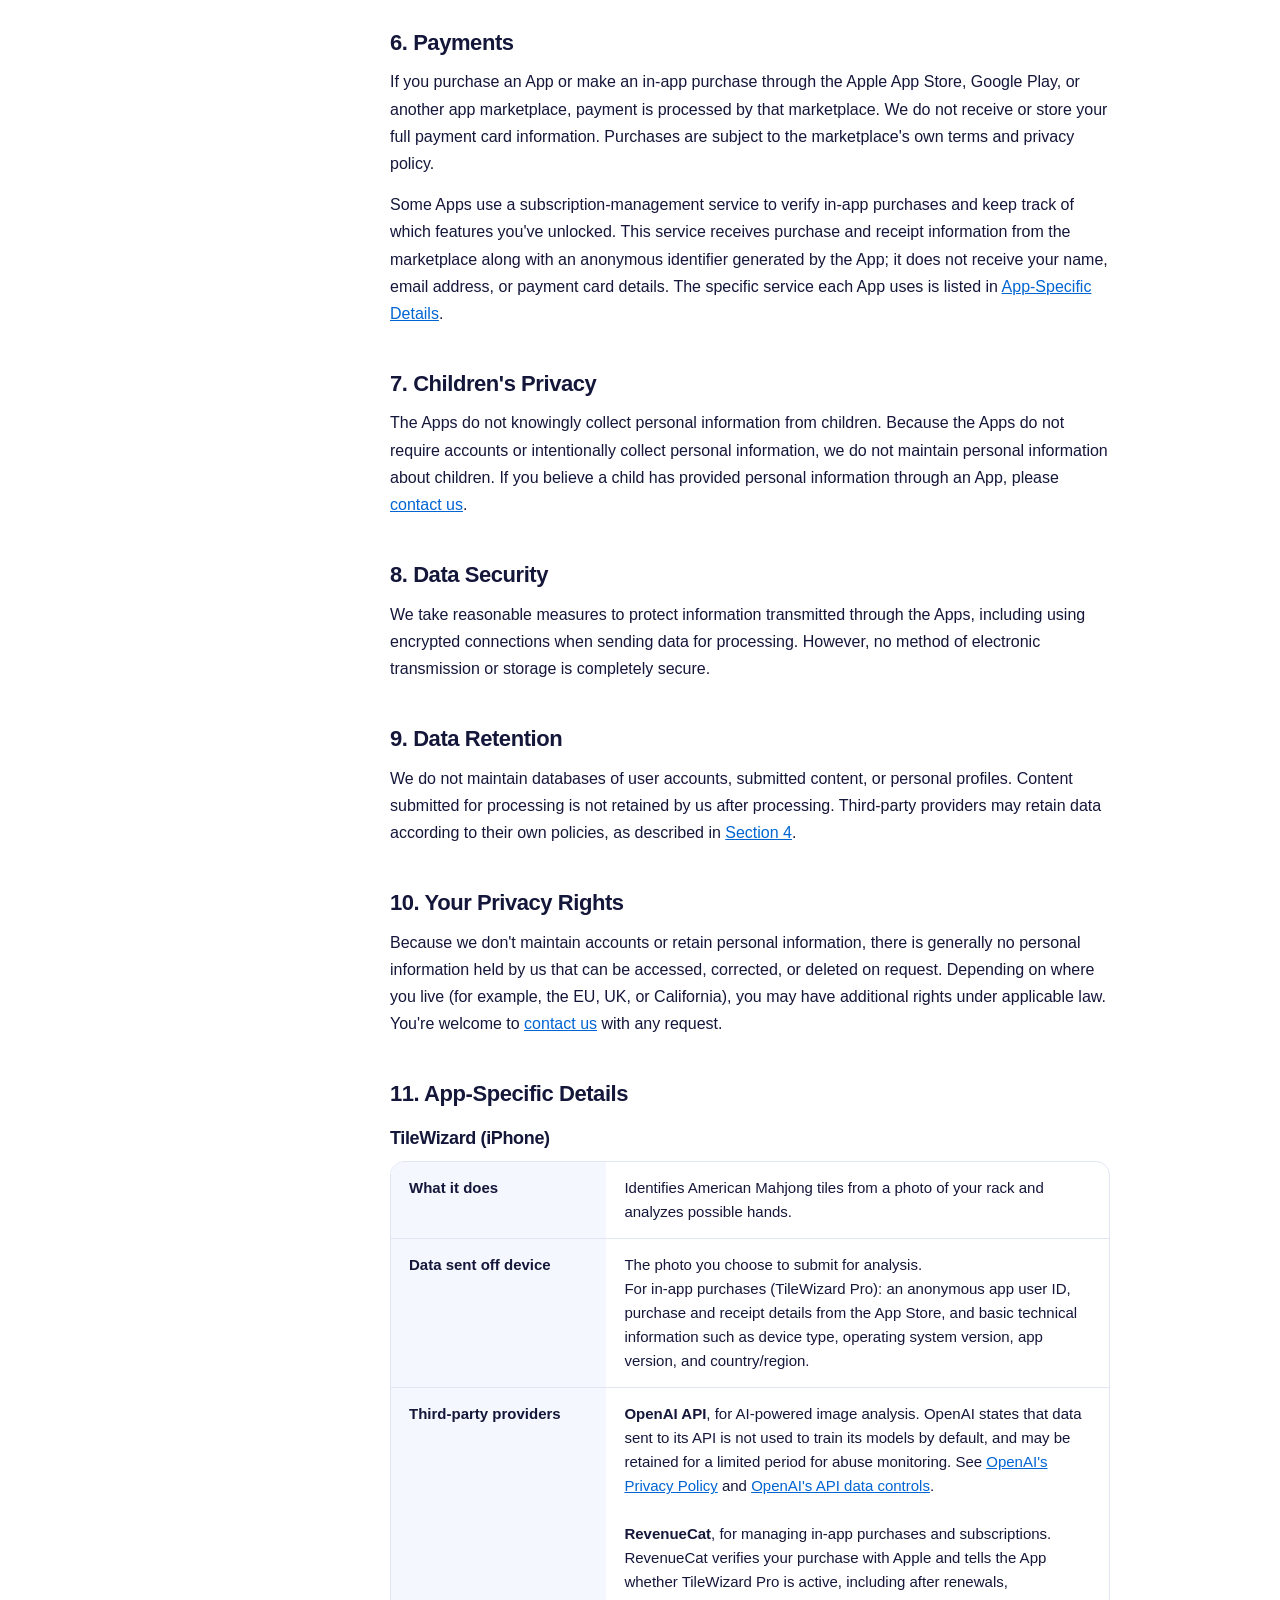
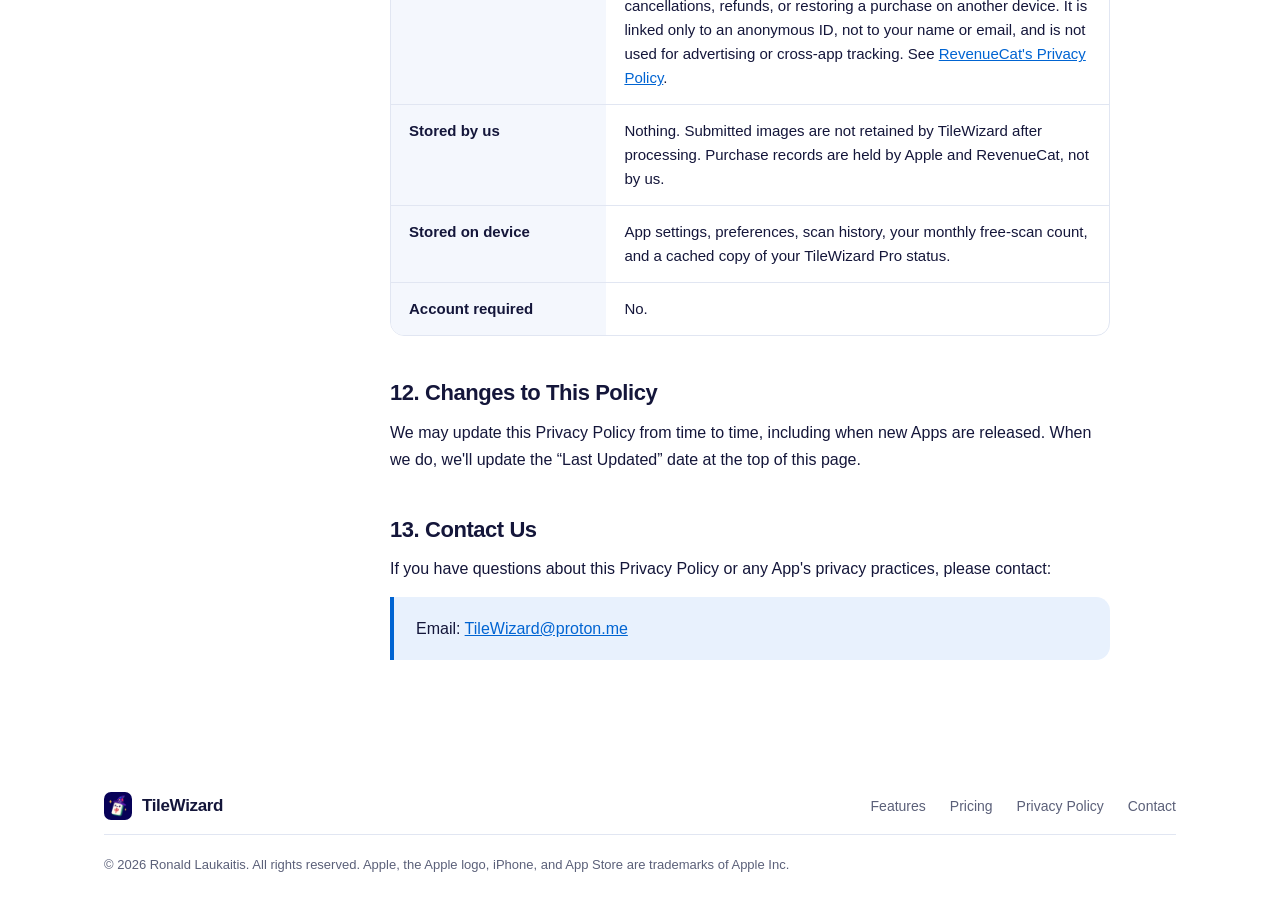
<file: privacy.html>
<!DOCTYPE html>
<html lang="en">
<head>
  <meta charset="UTF-8">
  <title>TileWizard Privacy Policy</title>
  <!-- The privacy policy lives at /privacy/; keep the old /privacy.html URL working. -->
  <link rel="canonical" href="https://rjlaukaitis.github.io/privacy/">
  <meta http-equiv="refresh" content="0; url=privacy/">
  <meta name="robots" content="noindex">
</head>
<body>
  <p><a href="privacy/">Continue to the TileWizard privacy policy</a></p>
</body>
</html>
</file>
<file: assets/style.css>
/* ------------------------------------------------------------
   TileWizard marketing site
   ------------------------------------------------------------ */

:root {
  --red: #e53238;
  --blue: #0064d2;
  --blue-dark: #0050a8;
  --yellow: #f5af02;
  --green: #86b817;
  --navy: #0b0b4f;

  --text: #14163a;
  --muted: #5b6079;
  --bg: #ffffff;
  --bg-soft: #f4f7fd;
  --border: #e1e6f2;
  --tint-blue: #e8f1fd;
  --tint-yellow: #fff6d9;
  --tint-red: #fdeaea;
  --tint-green: #f0f7dc;

  --radius: 14px;
  --shadow: 0 1px 2px rgba(11, 11, 79, .06), 0 8px 24px rgba(11, 11, 79, .07);
  --font: -apple-system, BlinkMacSystemFont, "Segoe UI", Roboto, "Helvetica Neue", Arial, sans-serif;
}

* { box-sizing: border-box; }

html {
  -webkit-text-size-adjust: 100%;
  scroll-behavior: smooth;
  scroll-padding-top: 84px;
}

body {
  margin: 0;
  background: var(--bg);
  color: var(--text);
  font-family: var(--font);
  font-size: 17px;
  line-height: 1.6;
  -webkit-font-smoothing: antialiased;
}

/* Four-color brand stripe */
body::before {
  content: "";
  display: block;
  height: 4px;
  background: linear-gradient(90deg,
    var(--red) 0 25%, var(--blue) 25% 50%, var(--yellow) 50% 75%, var(--green) 75% 100%);
}

/* Soft brand-color orbs behind the page content */
body::after {
  content: "";
  position: fixed;
  inset: 0;
  z-index: -1;
  pointer-events: none;
  background:
    radial-gradient(circle 38vmax at 6% 10%, rgba(229, 50, 56, .13), transparent 70%),
    radial-gradient(circle 42vmax at 94% 24%, rgba(0, 100, 210, .14), transparent 70%),
    radial-gradient(circle 40vmax at 84% 94%, rgba(245, 175, 2, .16), transparent 70%),
    radial-gradient(circle 40vmax at 10% 88%, rgba(134, 184, 23, .15), transparent 70%);
}

a { color: var(--blue); }
a:hover { color: var(--blue-dark); }

img, svg { max-width: 100%; }

h1, h2, h3 { line-height: 1.2; letter-spacing: -.02em; margin: 0; }

.container {
  max-width: 1120px;
  margin: 0 auto;
  padding: 0 24px;
}

/* ---------- Header ---------- */

.site-header {
  position: sticky;
  top: 0;
  z-index: 10;
  background: rgba(255, 255, 255, .9);
  -webkit-backdrop-filter: saturate(180%) blur(12px);
  backdrop-filter: saturate(180%) blur(12px);
  border-bottom: 1px solid var(--border);
}
.site-header .container {
  display: flex;
  align-items: center;
  justify-content: space-between;
  gap: 16px;
  height: 68px;
}

.brand {
  display: inline-flex;
  align-items: center;
  gap: 10px;
  font-size: 20px;
  font-weight: 700;
  letter-spacing: -.02em;
  color: var(--text);
  text-decoration: none;
}
.brand:hover { color: var(--text); }
.brand img {
  width: 36px;
  height: 36px;
  border-radius: 9px;
}

.nav {
  display: flex;
  align-items: center;
  gap: 28px;
  font-size: 15px;
  font-weight: 500;
}
.nav a { color: var(--muted); text-decoration: none; }
.nav a:hover, .nav a[aria-current="page"] { color: var(--text); }

.btn {
  display: inline-block;
  padding: 9px 18px;
  font-size: 15px;
  font-weight: 600;
  color: #fff;
  background: var(--blue);
  border-radius: 999px;
  text-decoration: none;
  transition: background .15s;
}
.nav .btn, .nav .btn:hover { color: #fff; }
.btn:hover { background: var(--blue-dark); color: #fff; }

/* ---------- App Store badge ---------- */

.appstore-badge {
  display: inline-flex;
  align-items: center;
  gap: 10px;
  padding: 9px 18px 9px 14px;
  color: #fff;
  background: #000;
  border-radius: 11px;
  text-decoration: none;
  transition: transform .15s, box-shadow .15s;
}
.appstore-badge:hover {
  color: #fff;
  transform: translateY(-1px);
  box-shadow: 0 8px 20px rgba(0, 0, 0, .22);
}
.appstore-badge svg { width: 28px; height: 28px; flex: none; }
.appstore-badge span { display: block; line-height: 1.1; text-align: left; }
.appstore-badge .small { font-size: 11px; letter-spacing: .01em; }
.appstore-badge .big { font-size: 21px; font-weight: 600; letter-spacing: -.02em; }

/* "Coming soon" variant: outlined, not a link */
.appstore-badge.soon {
  color: var(--text);
  background: rgba(255, 255, 255, .7);
  border: 1.5px dashed #b9c1d9;
  cursor: default;
}
.appstore-badge.soon:hover { color: var(--text); transform: none; box-shadow: none; }

/* ---------- Hero ---------- */

.hero {
  background:
    radial-gradient(900px 420px at 85% 10%, var(--tint-blue), transparent 70%),
    radial-gradient(600px 320px at 5% 100%, var(--tint-yellow), transparent 70%);
}
.hero .container {
  display: grid;
  grid-template-columns: minmax(0, 1.15fr) minmax(0, .85fr);
  align-items: center;
  gap: 56px;
  padding-top: 88px;
  padding-bottom: 96px;
}

.eyebrow {
  display: inline-block;
  margin-bottom: 18px;
  padding: 5px 12px;
  font-size: 13px;
  font-weight: 600;
  color: var(--blue-dark);
  background: var(--tint-blue);
  border-radius: 999px;
}

.hero h1 {
  font-size: clamp(38px, 5.4vw, 60px);
  font-weight: 800;
  letter-spacing: -.035em;
  line-height: 1.05;
}
.hero h1 em { font-style: normal; color: var(--blue); }

.lede {
  max-width: 34em;
  margin: 22px 0 32px;
  font-size: 19px;
  color: var(--muted);
}

.cta-row {
  display: flex;
  flex-wrap: wrap;
  align-items: center;
  gap: 14px 20px;
}
.cta-note { font-size: 14px; color: var(--muted); }

.hero-art {
  position: relative;
  justify-self: center;
  width: min(100%, 360px);
}
.hero-art img {
  display: block;
  width: 100%;
  height: auto;
  border-radius: 22.5%;
  box-shadow: 0 2px 4px rgba(11, 11, 79, .12), 0 30px 60px rgba(11, 11, 79, .28);
}

/* ---------- Sections ---------- */

.section { padding: 88px 0; }

.section-head {
  max-width: 640px;
  margin: 0 auto 48px;
  text-align: center;
}
.section-head h2 {
  font-size: clamp(28px, 3.6vw, 38px);
  font-weight: 800;
}
.section-head p { margin: 14px 0 0; color: var(--muted); }

.grid-3, .grid-2 { display: grid; gap: 20px; }
.grid-3 { grid-template-columns: repeat(3, minmax(0, 1fr)); }
.grid-2 { grid-template-columns: repeat(2, minmax(0, 1fr)); }

.card {
  padding: 28px;
  background: #fff;
  border: 1px solid var(--border);
  border-radius: var(--radius);
  box-shadow: var(--shadow);
}
.card h3 { font-size: 19px; font-weight: 700; margin-bottom: 8px; }
.card p { margin: 0; font-size: 16px; color: var(--muted); }

.step-num, .icon {
  display: grid;
  place-items: center;
  width: 44px;
  height: 44px;
  margin-bottom: 18px;
  border-radius: 12px;
}
.step-num {
  font-size: 18px;
  font-weight: 800;
  color: #fff;
  background: var(--blue);
}
.icon svg { width: 22px; height: 22px; }
.icon.blue { background: var(--tint-blue); color: var(--blue); }
.icon.yellow { background: var(--tint-yellow); color: #a87700; }
.icon.red { background: var(--tint-red); color: var(--red); }
.icon.green { background: var(--tint-green); color: #5c8200; }

/* ---------- Pricing ---------- */

.pricing { max-width: 1040px; margin: 0 auto; }
.plan { position: relative; }
.plan.featured {
  border: 2px solid var(--yellow);
  box-shadow: var(--shadow), 0 12px 32px rgba(245, 175, 2, .18);
}
.plan-tag {
  position: absolute;
  top: -13px;
  left: 28px;
  padding: 3px 12px;
  font-size: 12px;
  font-weight: 700;
  color: var(--text);
  background: linear-gradient(135deg, #ffd45c, var(--yellow));
  border-radius: 6px;
  box-shadow: 0 2px 6px rgba(245, 175, 2, .35);
}
.plan h3 { font-size: 16px; color: var(--muted); font-weight: 600; }
.plan .price {
  margin: 6px 0 4px;
  font-size: 40px;
  font-weight: 800;
  letter-spacing: -.03em;
  color: var(--text);
}
.plan .price small { font-size: 16px; font-weight: 500; letter-spacing: 0; color: var(--muted); }
.plan ul {
  margin: 20px 0 0;
  padding: 20px 0 0;
  list-style: none;
  border-top: 1px solid var(--border);
  font-size: 16px;
}
.plan li {
  position: relative;
  padding-left: 28px;
  margin-bottom: 10px;
}
.plan li::before {
  content: "";
  position: absolute;
  left: 2px;
  top: .42em;
  width: 13px;
  height: 7px;
  border-left: 2.5px solid var(--green);
  border-bottom: 2.5px solid var(--green);
  transform: rotate(-45deg);
}
.pricing-note {
  margin: 24px 0 0;
  text-align: center;
  font-size: 14px;
  color: var(--muted);
}

/* ---------- FAQ ---------- */

.faq { max-width: 760px; margin: 0 auto; }
.faq details { border-bottom: 1px solid var(--border); }
.faq details:first-child { border-top: 1px solid var(--border); }
.faq summary {
  display: flex;
  align-items: center;
  justify-content: space-between;
  gap: 16px;
  padding: 20px 0;
  font-size: 18px;
  font-weight: 600;
  cursor: pointer;
  list-style: none;
}
.faq summary::-webkit-details-marker { display: none; }
.faq summary::after {
  content: "+";
  flex: none;
  font-size: 24px;
  font-weight: 400;
  line-height: 1;
  color: var(--blue);
}
.faq details[open] summary::after { content: "\2212"; }
.faq details p { margin: 0 0 20px; color: var(--muted); }

/* ---------- Closing CTA ---------- */

.cta-band {
  padding: 80px 0;
  color: #fff;
  background: var(--navy);
  text-align: center;
}
.cta-band img {
  width: 84px;
  height: 84px;
  border-radius: 20px;
  box-shadow: 0 0 0 1px rgba(255, 255, 255, .14);
}
.cta-band h2 {
  margin: 22px 0 10px;
  font-size: clamp(28px, 3.8vw, 40px);
  font-weight: 800;
}
.cta-band p { margin: 0 0 30px; color: #c3c7ee; }
.cta-band .appstore-badge { border: 1px solid rgba(255, 255, 255, .35); }
.cta-band .cta-row { justify-content: center; }
.cta-band .appstore-badge.soon,
.cta-band .appstore-badge.soon:hover {
  color: #fff;
  background: transparent;
  border: 1.5px dashed rgba(255, 255, 255, .45);
}

/* ---------- Footer ---------- */

.site-footer {
  padding: 36px 0 44px;
  font-size: 14px;
  color: var(--muted);
}
.site-footer .container {
  display: flex;
  flex-wrap: wrap;
  align-items: center;
  justify-content: space-between;
  gap: 14px 24px;
}
.site-footer .brand { font-size: 17px; }
.site-footer .brand img { width: 28px; height: 28px; border-radius: 7px; }
.footer-links { display: flex; flex-wrap: wrap; gap: 8px 24px; }
.footer-links a { color: var(--muted); text-decoration: none; }
.footer-links a:hover { color: var(--text); }
.fine {
  flex-basis: 100%;
  margin: 0;
  padding-top: 20px;
  border-top: 1px solid var(--border);
  font-size: 13px;
}

/* ---------- Policy page ---------- */

.page-head {
  padding: 56px 0 44px;
  background: var(--bg-soft);
  border-bottom: 1px solid var(--border);
}
.page-head h1 { font-size: clamp(32px, 4.4vw, 44px); font-weight: 800; }
.page-head .updated { margin: 10px 0 0; font-size: 15px; color: var(--muted); }

.policy-layout {
  display: grid;
  grid-template-columns: 230px minmax(0, 1fr);
  gap: 56px;
  padding-top: 48px;
  padding-bottom: 88px;
}

.toc {
  position: sticky;
  top: 100px;
  align-self: start;
  font-size: 14px;
}
.toc h2 {
  margin-bottom: 12px;
  font-size: 12px;
  font-weight: 700;
  letter-spacing: .08em;
  text-transform: uppercase;
  color: var(--muted);
}
.toc ol { margin: 0; padding: 0; list-style: none; border-left: 2px solid var(--border); }
.toc a {
  display: block;
  margin-left: -2px;
  padding: 5px 0 5px 14px;
  color: var(--muted);
  text-decoration: none;
  border-left: 2px solid transparent;
}
.toc a:hover { color: var(--blue); border-left-color: var(--blue); }

.policy { max-width: 720px; font-size: 16px; line-height: 1.7; }
.policy h2 { margin: 44px 0 12px; font-size: 22px; font-weight: 700; }
.policy h3 { margin: 20px 0 12px; font-size: 18px; font-weight: 700; }
.policy p { margin: 0 0 14px; }
.policy ul, .policy ol { margin: 4px 0 16px; padding-left: 24px; }
.policy li { margin-bottom: 6px; }

.callout {
  margin: 0 0 8px;
  padding: 18px 22px;
  background: var(--tint-blue);
  border-left: 4px solid var(--blue);
  border-radius: 0 var(--radius) var(--radius) 0;
}

.table-wrap {
  margin: 8px 0 16px;
  overflow-x: auto;
  border: 1px solid var(--border);
  border-radius: var(--radius);
}
.kv { width: 100%; border-collapse: collapse; font-size: 15px; line-height: 1.6; }
.kv th, .kv td {
  padding: 14px 18px;
  text-align: left;
  vertical-align: top;
  border-bottom: 1px solid var(--border);
}
.kv tr:last-child th, .kv tr:last-child td { border-bottom: none; }
.kv th { width: 30%; min-width: 150px; font-weight: 600; background: var(--bg-soft); }

/* ---------- Responsive ---------- */

@media (max-width: 900px) {
  .grid-3 { grid-template-columns: minmax(0, 1fr); }
  .policy-layout { grid-template-columns: minmax(0, 1fr); gap: 32px; }
  .toc { position: static; }
  .toc ol { columns: 2; column-gap: 24px; }
}

@media (max-width: 760px) {
  body { font-size: 16px; }
  .hero .container {
    grid-template-columns: minmax(0, 1fr);
    gap: 44px;
    padding-top: 56px;
    padding-bottom: 64px;
    text-align: center;
  }
  .hero-art { order: -1; width: 200px; }
  .lede { margin-left: auto; margin-right: auto; font-size: 17px; }
  .cta-row { justify-content: center; }
  .section { padding: 64px 0; }
  .grid-2 { grid-template-columns: minmax(0, 1fr); }
  .nav { gap: 18px; }
  .nav .hide-sm { display: none; }
  .site-footer .container { flex-direction: column; align-items: flex-start; }
}

@media (max-width: 480px) {
  .container { padding: 0 18px; }
  .toc ol { columns: 1; }
}

@media (prefers-reduced-motion: reduce) {
  html { scroll-behavior: auto; }
  .appstore-badge, .btn { transition: none; }
}
</file>
